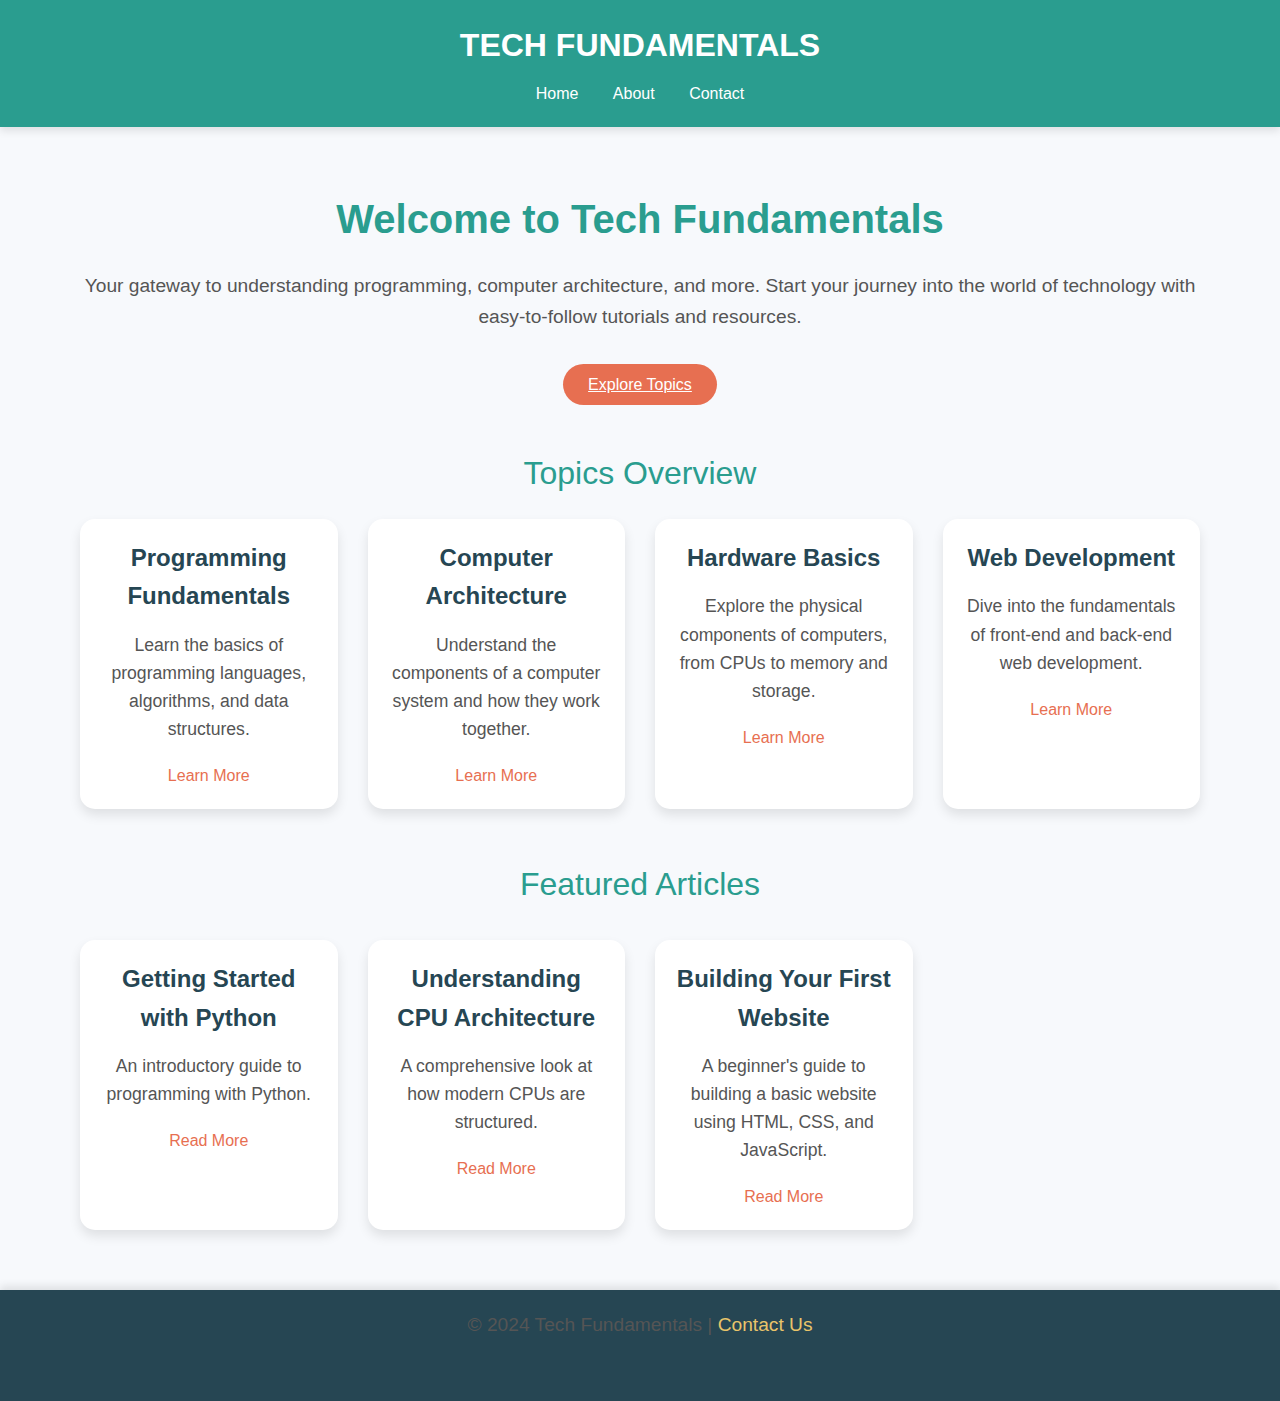
<file: Programming-a/index.html>
<!DOCTYPE html>
<html lang="en">
<head>
    <meta charset="UTF-8">
    <meta name="viewport" content="width=device-width, initial-scale=1.0">
    <meta name="description" content="Learn the fundamentals of programming, computer architecture, hardware, and web development in a simple and engaging way.">
    <title>Tech Fundamentals</title>
    <link rel="stylesheet" href="styles.css">
    <script src="scripts.js" defer></script>
</head>
<body>
    <header>
        <nav>
            <div class="logo">Tech Fundamentals</div>
            <ul class="nav-links">
                <li><a href="#home">Home</a></li>
                <li><a href="about.html">About</a></li>
                <li><a href="contact.html">Contact</a></li>
            </ul>
        </nav>
    </header>

    <!-- Floating Shapes -->
    <div class="floating-shapes">
        <div class="shape shape1"></div>
        <div class="shape shape2"></div>
        <div class="shape shape3"></div>
        <div class="shape shape4"></div>
        <div class="shape shape5"></div>
    </div>
    
    <main id="home">
        <section class="intro">
            <h1>Welcome to Tech Fundamentals</h1>
            <p>Your gateway to understanding programming, computer architecture, and more. Start your journey into the world of technology with easy-to-follow tutorials and resources.</p>
            <a href="#explore" class="cta-button">Explore Topics</a>
        </section>
        
        <section class="topics-overview" id="explore">
            <h2>Topics Overview</h2>
            <div class="topics-grid">
                <div class="topic">
                    <h3>Programming Fundamentals</h3>
                    <p>Learn the basics of programming languages, algorithms, and data structures.</p>
                    <a href="programming.html">Learn More</a>
                </div>
                <div class="topic">
                    <h3>Computer Architecture</h3>
                    <p>Understand the components of a computer system and how they work together.</p>
                    <a href="architecture.html">Learn More</a>
                </div>
                <div class="topic">
                    <h3>Hardware Basics</h3>
                    <p>Explore the physical components of computers, from CPUs to memory and storage.</p>
                    <a href="hardware.html">Learn More</a>
                </div>
                <div class="topic">
                    <h3>Web Development</h3>
                    <p>Dive into the fundamentals of front-end and back-end web development.</p>
                    <a href="webdev.html">Learn More</a>
                </div>
            </div>
        </section>
        
        <section class="featured-articles">
            <h2>Featured Articles</h2>
            <div class="articles-grid">
                <article>
                    <h3>Getting Started with Python</h3>
                    <p>An introductory guide to programming with Python.</p>
                    <a href="python.html">Read More</a>
                </article>
                <article>
                    <h3>Understanding CPU Architecture</h3>
                    <p>A comprehensive look at how modern CPUs are structured.</p>
                    <a href="cpu-architecture.html">Read More</a>
                </article>
                <article>
                    <h3>Building Your First Website</h3>
                    <p>A beginner's guide to building a basic website using HTML, CSS, and JavaScript.</p>
                    <a href="building-website.html">Read More</a>
                </article>
            </div>
        </section>
    </main>

    <footer>
        <p>© 2024 Tech Fundamentals | <a href="contact.html">Contact Us</a></p>
    </footer>
</body>
</html>
</file>
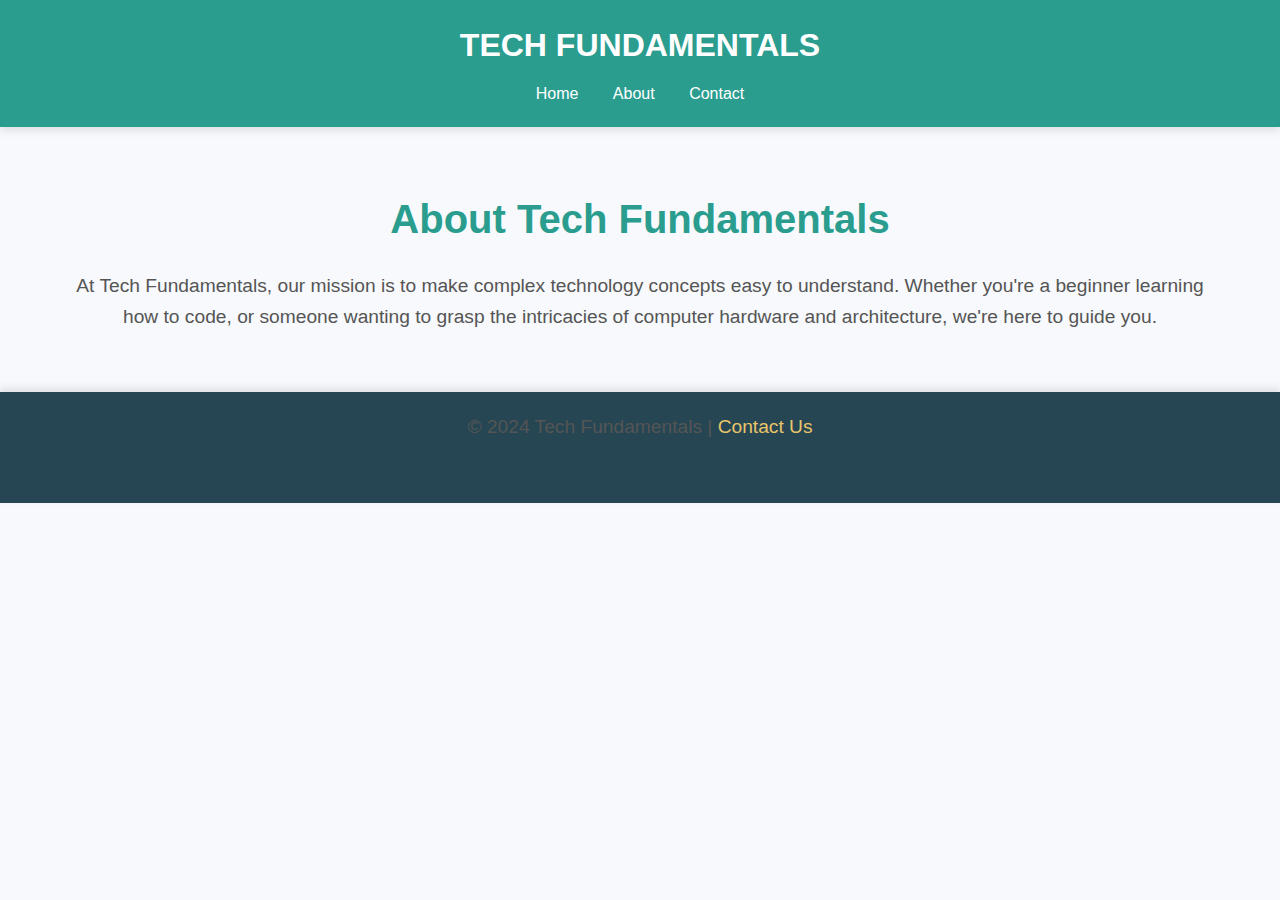
<file: Programming-a/about.html>
<!DOCTYPE html>
<html lang="en">
<head>
    <meta charset="UTF-8">
    <meta name="viewport" content="width=device-width, initial-scale=1.0">
    <title>About Us - Tech Fundamentals</title>
    <link rel="stylesheet" href="styles.css">
</head>
<body>
    <header>
        <nav>
            <div class="logo">Tech Fundamentals</div>
            <ul class="nav-links">
                <li><a href="index.html">Home</a></li>
                <li><a href="about.html">About</a></li>
                <li><a href="contact.html">Contact</a></li>
            </ul>
        </nav>
    </header>
    
    <main>
        <section class="about">
            <h1>About Tech Fundamentals</h1>
            <p>At Tech Fundamentals, our mission is to make complex technology concepts easy to understand. Whether you're a beginner learning how to code, or someone wanting to grasp the intricacies of computer hardware and architecture, we're here to guide you.</p>
        </section>
    </main>
    
    <footer>
        <p>© 2024 Tech Fundamentals | <a href="contact.html">Contact Us</a></p>
    </footer>
</body>
</html>
</file>
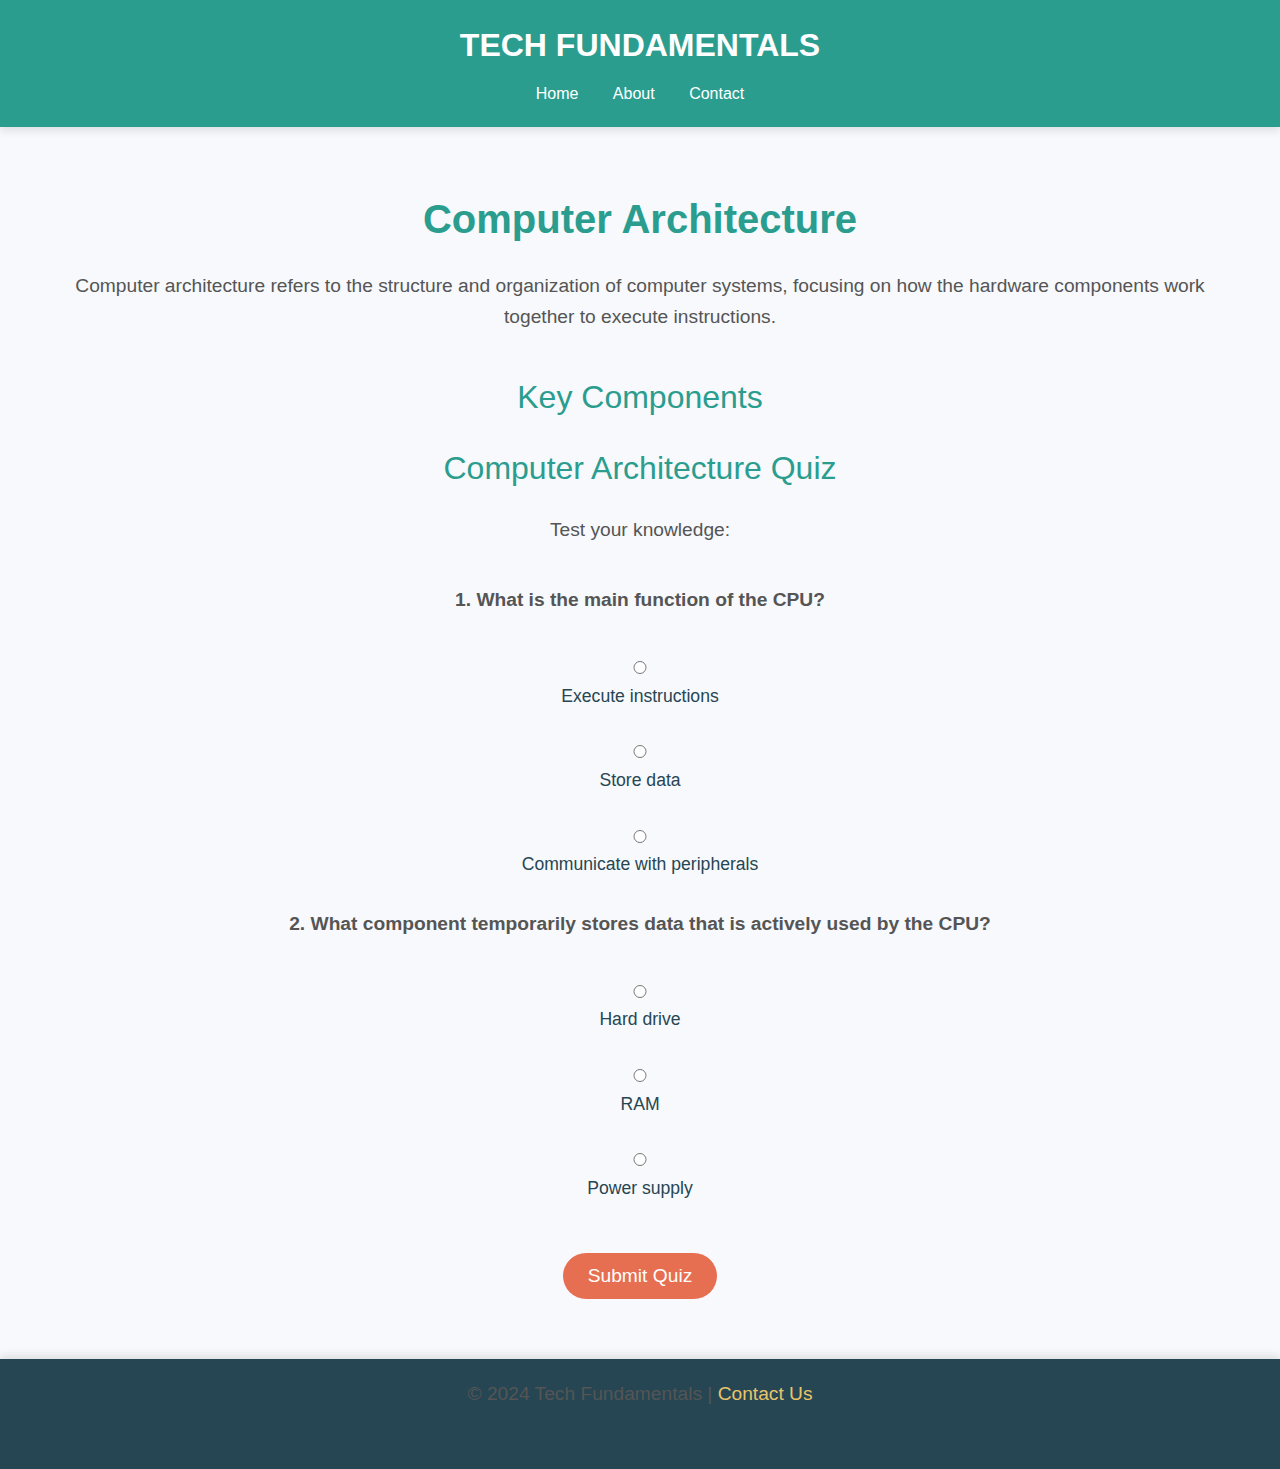
<file: Programming-a/architecture.html>
<!DOCTYPE html>
<html lang="en">
<head>
    <meta charset="UTF-8">
    <meta name="viewport" content="width=device-width, initial-scale=1.0">
    <title>Computer Architecture - Tech Fundamentals</title>
    <link rel="stylesheet" href="styles.css">
</head>
<body>
    <header>
        <nav>
            <div class="logo">Tech Fundamentals</div>
            <ul class="nav-links">
                <li><a href="index.html">Home</a></li>
                <li><a href="about.html">About</a></li>
                <li><a href="contact.html">Contact</a></li>
            </ul>
        </nav>
    </header>
    
    <main>
        <section class="topic-detail">
            <h1>Computer Architecture</h1>
            <p>Computer architecture refers to the structure and organization of computer systems, focusing on how the hardware components work together to execute instructions.</p>

            <h2>Key Components</h2>
            <!-- Existing content -->

            <h2>Computer Architecture Quiz</h2>
            <p>Test your knowledge:</p>

            <!-- Quiz Section -->
            <div class="quiz">
                <p><strong>1. What is the main function of the CPU?</strong></p>
                <input type="radio" id="q1a" name="q1" value="correct">
                <label for="q1a">Execute instructions</label><br>
                <input type="radio" id="q1b" name="q1" value="wrong">
                <label for="q1b">Store data</label><br>
                <input type="radio" id="q1c" name="q1" value="wrong">
                <label for="q1c">Communicate with peripherals</label><br>

                <p><strong>2. What component temporarily stores data that is actively used by the CPU?</strong></p>
                <input type="radio" id="q2a" name="q2" value="wrong">
                <label for="q2a">Hard drive</label><br>
                <input type="radio" id="q2b" name="q2" value="correct">
                <label for="q2b">RAM</label><br>
                <input type="radio" id="q2c" name="q2" value="wrong">
                <label for="q2c">Power supply</label><br>

                <button onclick="submitArchitectureQuiz()">Submit Quiz</button>
                <p id="quiz-result"></p> <!-- Placeholder for quiz result -->
            </div>

        </section>
    </main>

    <footer>
        <p>© 2024 Tech Fundamentals | <a href="contact.html">Contact Us</a></p>
    </footer>

    <!-- Add JavaScript for Quiz -->
    <script>
        function submitArchitectureQuiz() {
            let score = 0;
            let feedback = "";

            // Check question 1
            if (document.querySelector('input[name="q1"]:checked') && document.querySelector('input[name="q1"]:checked').value === 'correct') {
                score++;
                feedback += "Q1: Correct! The CPU executes instructions.\n";
            } else {
                feedback += "Q1: Incorrect. The CPU's primary role is to execute instructions.\n";
            }

            // Check question 2
            if (document.querySelector('input[name="q2"]:checked') && document.querySelector('input[name="q2"]:checked').value === 'correct') {
                score++;
                feedback += "Q2: Correct! RAM is the temporary storage for actively used data.\n";
            } else {
                feedback += "Q2: Incorrect. RAM temporarily stores active data for the CPU.\n";
            }

            // Calculate percentage score
            const percentage = (score / 2) * 100;
            let grade = "";

            if (percentage >= 80) {
                grade = "Pass";
            } else {
                grade = "Fail";
            }

            // Display result
            document.getElementById('quiz-result').textContent = `You scored ${score}/2 (${percentage}%). ${grade}. \n\nFeedback: \n${feedback}`;
        }
    </script>
</body>
</html>
</file>
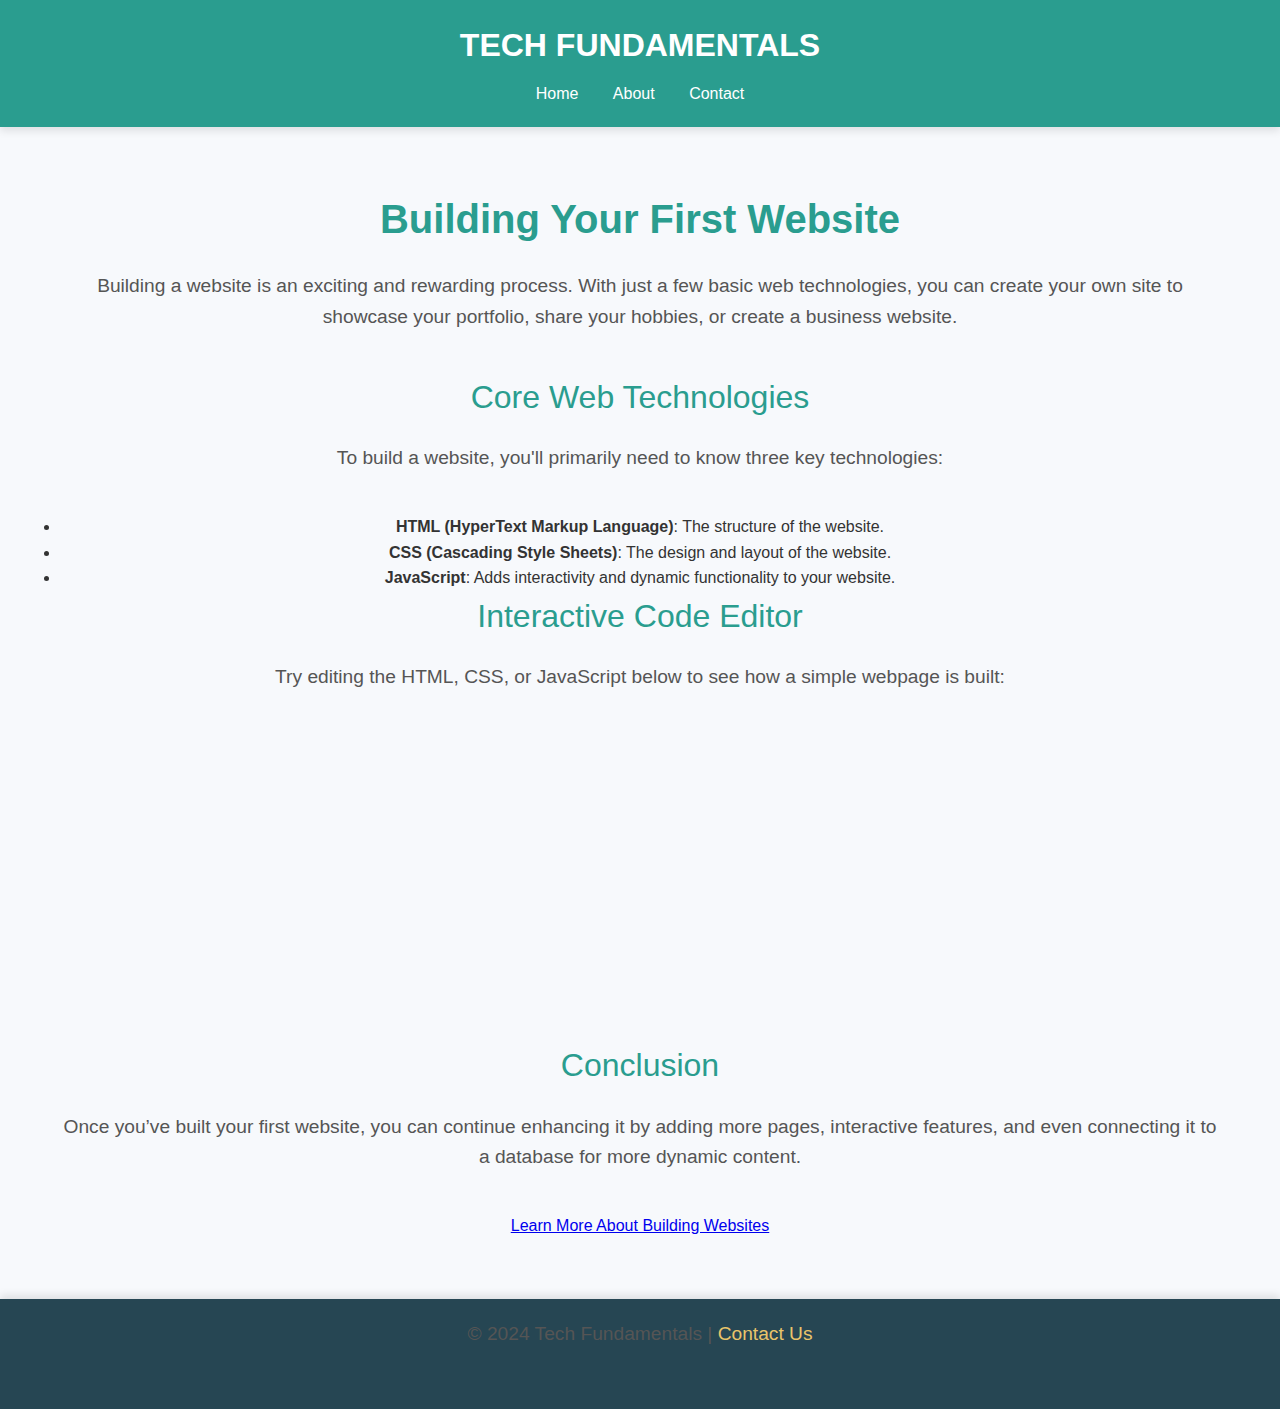
<file: Programming-a/building-website.html>
<!DOCTYPE html>
<html lang="en">
<head>
    <meta charset="UTF-8">
    <meta name="viewport" content="width=device-width, initial-scale=1.0">
    <title>Building Your First Website - Tech Fundamentals</title>
    <link rel="stylesheet" href="styles.css">
</head>
<body>
    <header>
        <nav>
            <div class="logo">Tech Fundamentals</div>
            <ul class="nav-links">
                <li><a href="index.html">Home</a></li>
                <li><a href="about.html">About</a></li>
                <li><a href="contact.html">Contact</a></li>
            </ul>
        </nav>
    </header>
    
    <main>
        <section class="article-detail">
            <h1>Building Your First Website</h1>
            <p>Building a website is an exciting and rewarding process. With just a few basic web technologies, you can create your own site to showcase your portfolio, share your hobbies, or create a business website.</p>

            <h2>Core Web Technologies</h2>
            <p>To build a website, you'll primarily need to know three key technologies:</p>
            <ul>
                <li><strong>HTML (HyperText Markup Language)</strong>: The structure of the website.</li>
                <li><strong>CSS (Cascading Style Sheets)</strong>: The design and layout of the website.</li>
                <li><strong>JavaScript</strong>: Adds interactivity and dynamic functionality to your website.</li>
            </ul>

            <!-- Interactive HTML/CSS/JS Editor -->
            <h2>Interactive Code Editor</h2>
            <p>Try editing the HTML, CSS, or JavaScript below to see how a simple webpage is built:</p>
            <iframe src="https://codepen.io/embed/pen/?height=300&theme-id=light" style="width: 100%; height: 300px; border: none;"></iframe>

            <h2>Conclusion</h2>
            <p>Once you’ve built your first website, you can continue enhancing it by adding more pages, interactive features, and even connecting it to a database for more dynamic content.</p>

            <a href="https://developer.mozilla.org/en-US/docs/Learn/Getting_started_with_the_web" target="_blank">Learn More About Building Websites</a>
        </section>
    </main>

    <footer>
        <p>© 2024 Tech Fundamentals | <a href="contact.html">Contact Us</a></p>
    </footer>
</body>
</html>
</file>
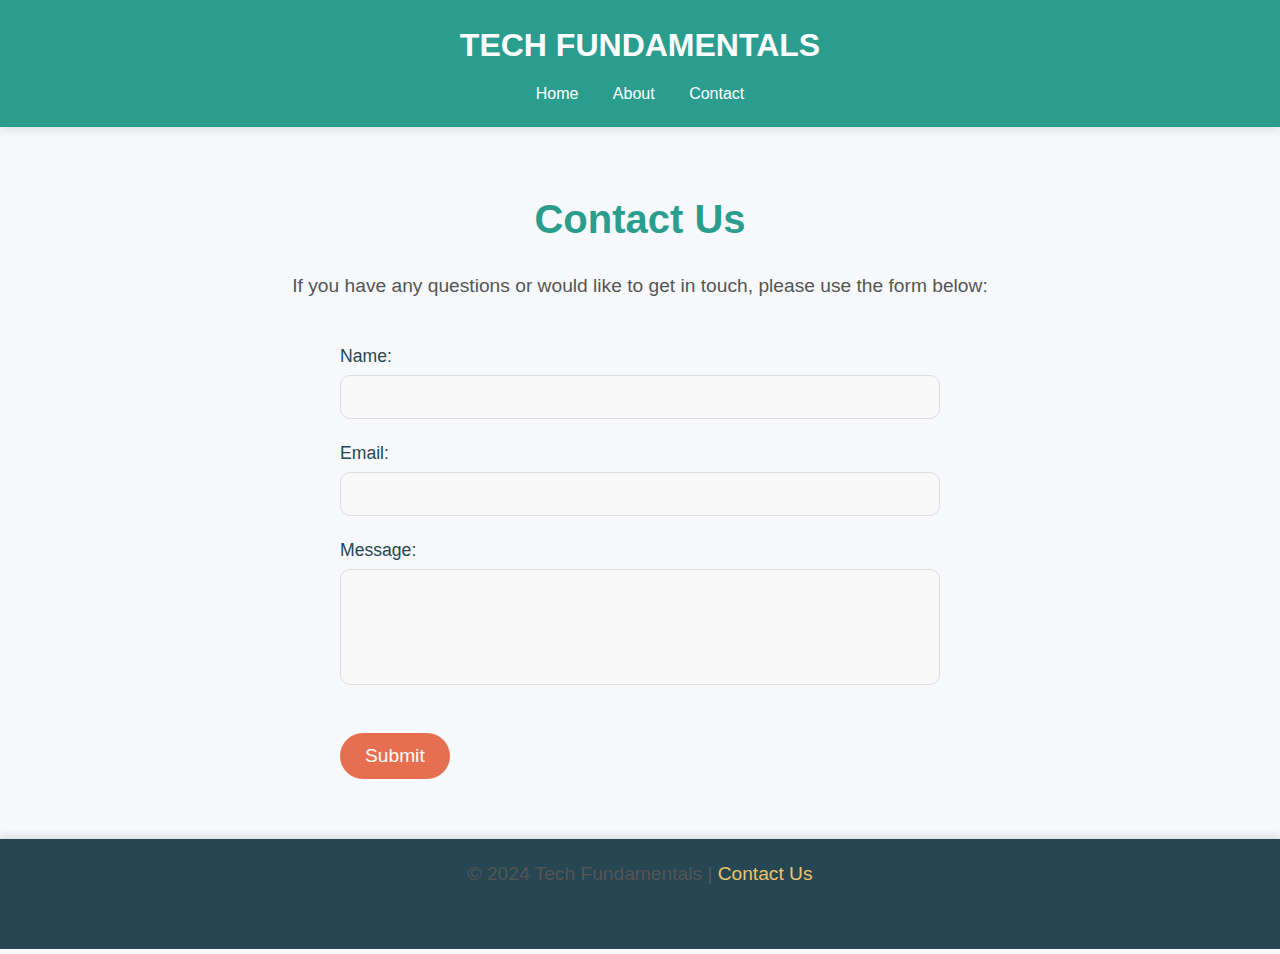
<file: Programming-a/contact.html>
<!DOCTYPE html>
<html lang="en">
<head>
    <meta charset="UTF-8">
    <meta name="viewport" content="width=device-width, initial-scale=1.0">
    <title>Contact Us - Tech Fundamentals</title>
    <link rel="stylesheet" href="styles.css">
</head>
<body>
    <header>
        <nav>
            <div class="logo">Tech Fundamentals</div>
            <ul class="nav-links">
                <li><a href="index.html">Home</a></li>
                <li><a href="about.html">About</a></li>
                <li><a href="contact.html">Contact</a></li>
            </ul>
        </nav>
    </header>
    
    <main>
        <section class="contact">
            <h1>Contact Us</h1>
            <p>If you have any questions or would like to get in touch, please use the form below:</p>
<form id="contactForm" method="post">
    <div class="form-group">
        <label for="name">Name:</label>
        <input type="text" id="name" name="name" required>
    </div>
    <div class="form-group">
        <label for="email">Email:</label>
        <input type="email" id="email" name="email" required>
    </div>
    <div class="form-group">
        <label for="message">Message:</label>
        <textarea id="message" name="message" rows="5" required></textarea>
    </div>
    <button type="submit">Submit</button>
    <p id="form-message"></p> <!-- For showing success or failure message -->
</form>

<script>
    document.getElementById('contactForm').addEventListener('submit', function(e) {
        e.preventDefault();

        const name = document.getElementById('name').value;
        const email = document.getElementById('email').value;
        const message = document.getElementById('message').value;

        fetch('http://localhost:3000/contact', {
            method: 'POST',
            headers: {
                'Content-Type': 'application/json',
            },
            body: JSON.stringify({ name, email, message })
        })
        .then(response => response.json())
        .then(data => {
            document.getElementById('form-message').textContent = data.message;
            if (data.message === 'Message sent successfully!') {
                document.getElementById('contactForm').reset(); // Reset form on success
            }
        })
        .catch(error => {
            document.getElementById('form-message').textContent = 'An error occurred. Please try again.';
        });
    });
</script>

        </section>
    </main>

    <footer>
        <p>© 2024 Tech Fundamentals | <a href="contact.html">Contact Us</a></p>
    </footer>
</body>
</html>
</file>
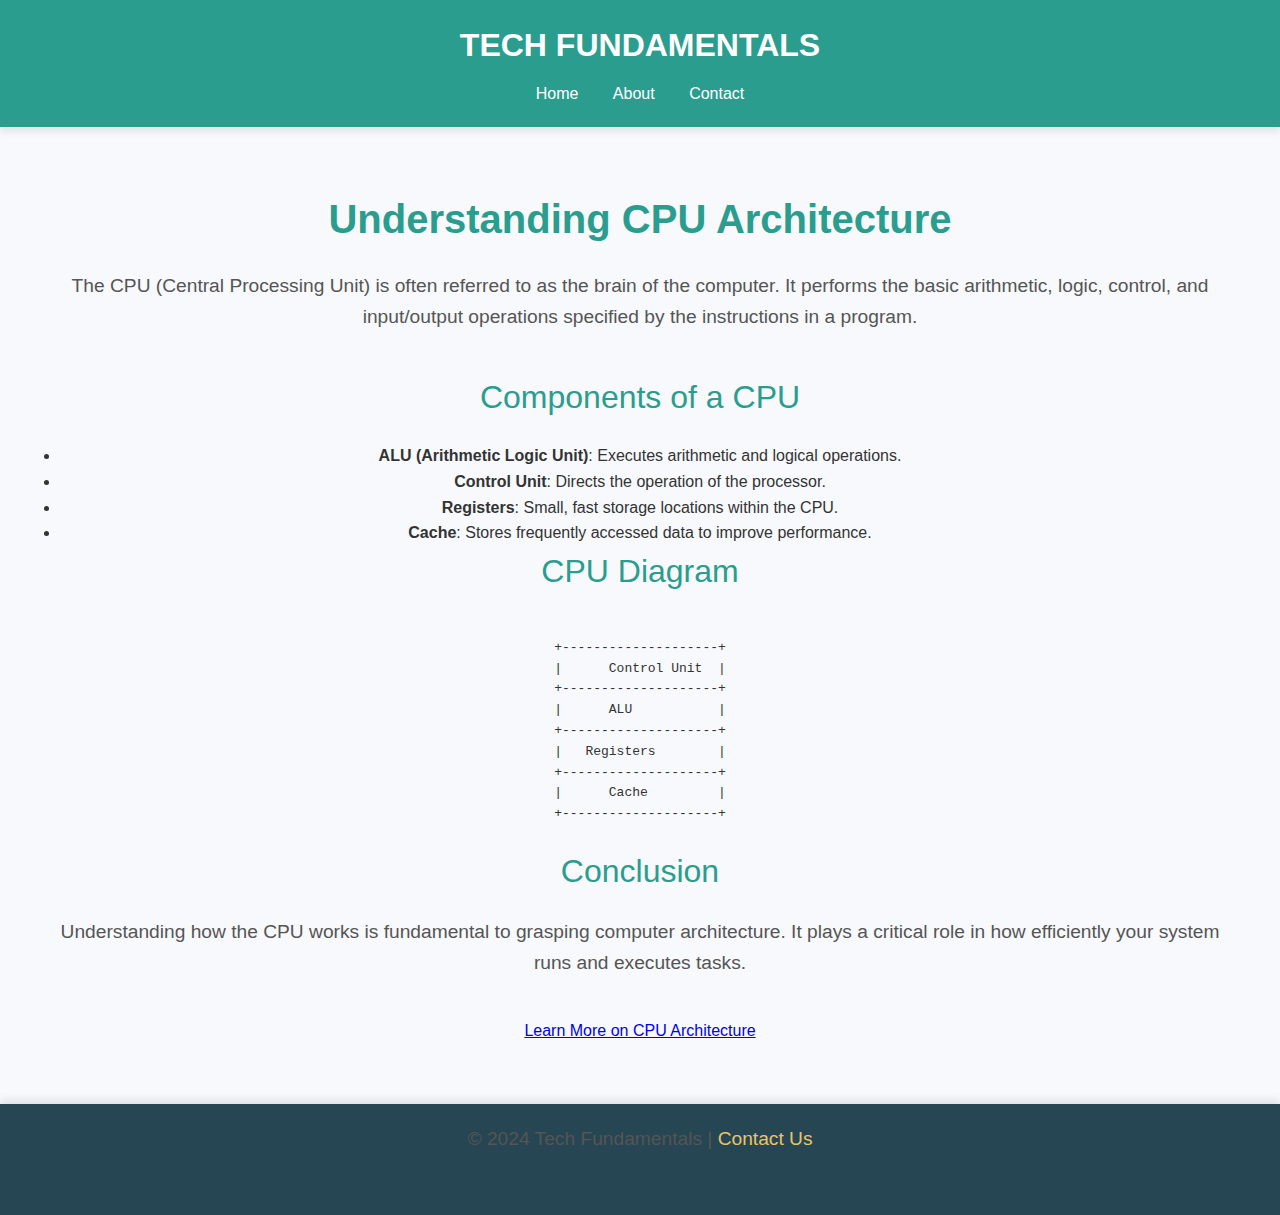
<file: Programming-a/cpu-architecture.html>
<!DOCTYPE html>
<html lang="en">
<head>
    <meta charset="UTF-8">
    <meta name="viewport" content="width=device-width, initial-scale=1.0">
    <title>Understanding CPU Architecture - Tech Fundamentals</title>
    <link rel="stylesheet" href="styles.css">
</head>
<body>
    <header>
        <nav>
            <div class="logo">Tech Fundamentals</div>
            <ul class="nav-links">
                <li><a href="index.html">Home</a></li>
                <li><a href="about.html">About</a></li>
                <li><a href="contact.html">Contact</a></li>
            </ul>
        </nav>
    </header>
    
    <main>
        <section class="article-detail">
            <h1>Understanding CPU Architecture</h1>
            <p>The CPU (Central Processing Unit) is often referred to as the brain of the computer. It performs the basic arithmetic, logic, control, and input/output operations specified by the instructions in a program.</p>
            
            <h2>Components of a CPU</h2>
            <ul>
                <li><strong>ALU (Arithmetic Logic Unit)</strong>: Executes arithmetic and logical operations.</li>
                <li><strong>Control Unit</strong>: Directs the operation of the processor.</li>
                <li><strong>Registers</strong>: Small, fast storage locations within the CPU.</li>
                <li><strong>Cache</strong>: Stores frequently accessed data to improve performance.</li>
            </ul>

            <!-- CPU Diagram Representation -->
            <h2>CPU Diagram</h2>
            <pre><code>
+--------------------+
|      Control Unit  |
+--------------------+
|      ALU           |
+--------------------+
|   Registers        |
+--------------------+
|      Cache         |
+--------------------+
            </code></pre>

            <h2>Conclusion</h2>
            <p>Understanding how the CPU works is fundamental to grasping computer architecture. It plays a critical role in how efficiently your system runs and executes tasks.</p>

            <a href="https://en.wikipedia.org/wiki/Central_processing_unit" target="_blank">Learn More on CPU Architecture</a>
        </section>
    </main>

    <footer>
        <p>© 2024 Tech Fundamentals | <a href="contact.html">Contact Us</a></p>
    </footer>
</body>
</html>
</file>
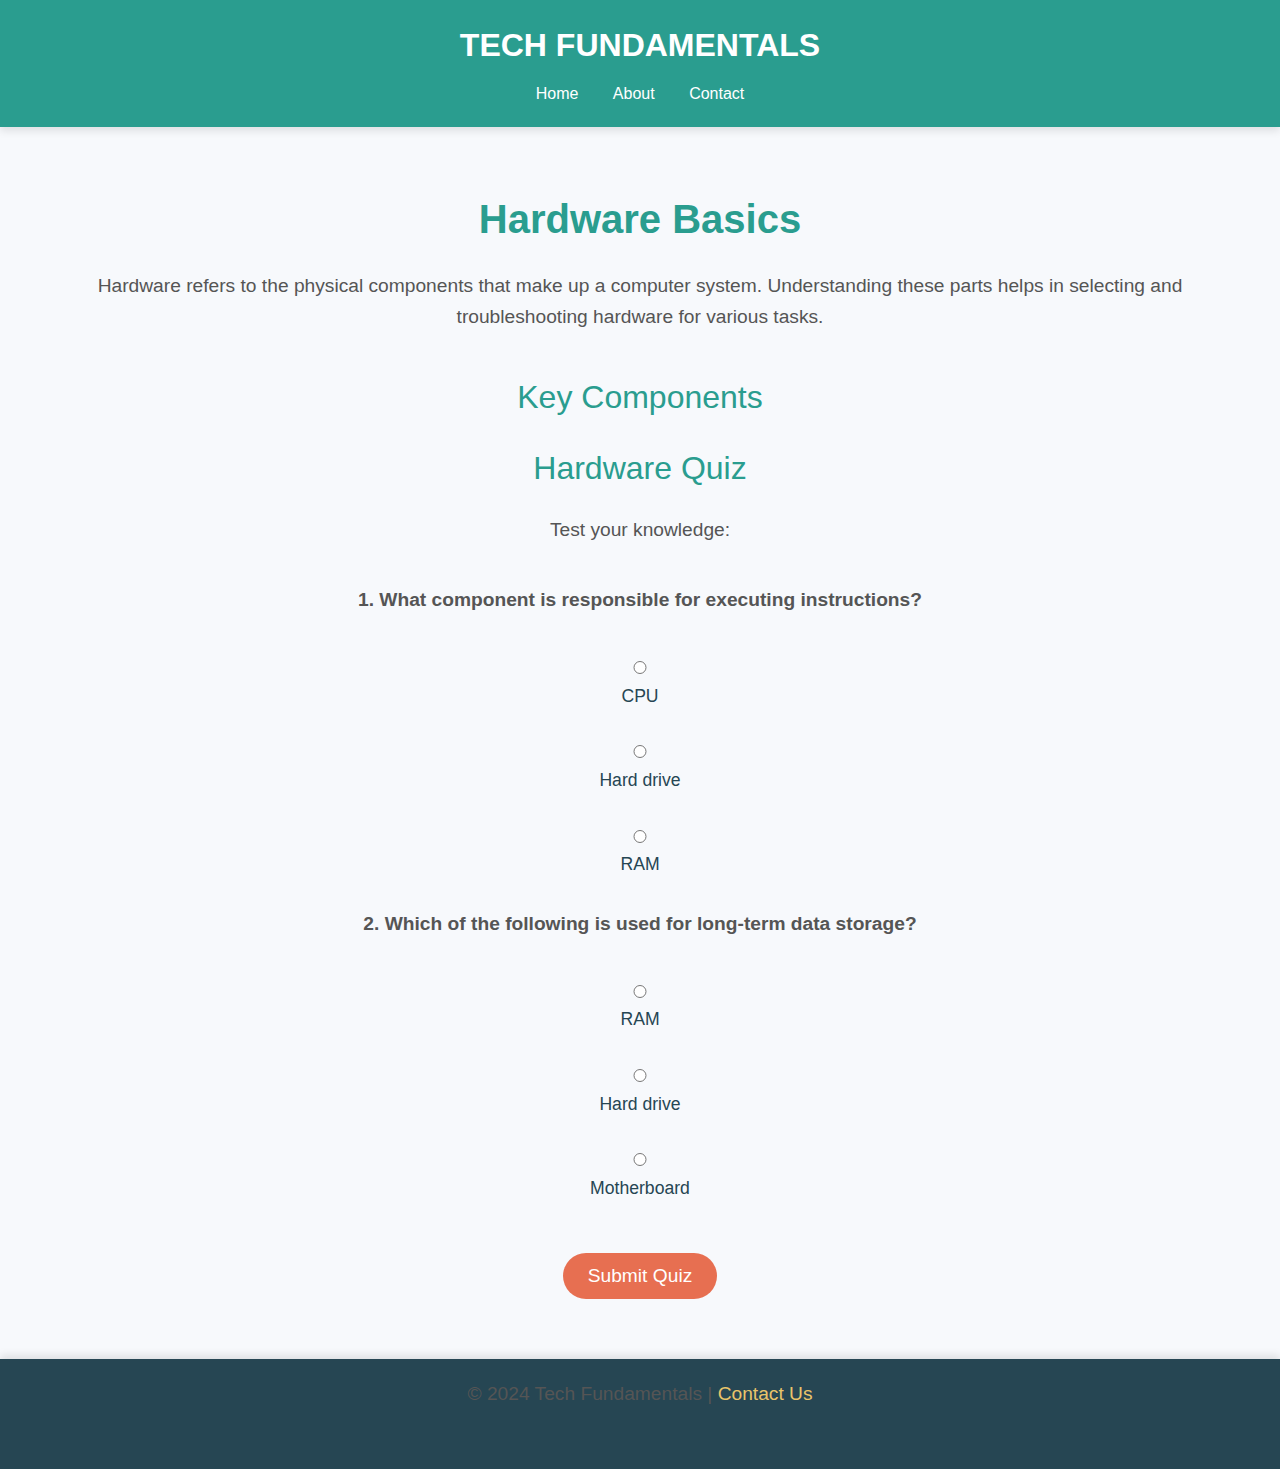
<file: Programming-a/hardware.html>
<!DOCTYPE html>
<html lang="en">
<head>
    <meta charset="UTF-8">
    <meta name="viewport" content="width=device-width, initial-scale=1.0">
    <title>Hardware Basics - Tech Fundamentals</title>
    <link rel="stylesheet" href="styles.css">
</head>
<body>
    <header>
        <nav>
            <div class="logo">Tech Fundamentals</div>
            <ul class="nav-links">
                <li><a href="index.html">Home</a></li>
                <li><a href="about.html">About</a></li>
                <li><a href="contact.html">Contact</a></li>
            </ul>
        </nav>
    </header>
    
    <main>
        <section class="topic-detail">
            <h1>Hardware Basics</h1>
            <p>Hardware refers to the physical components that make up a computer system. Understanding these parts helps in selecting and troubleshooting hardware for various tasks.</p>

            <h2>Key Components</h2>
            <!-- Existing content -->

            <h2>Hardware Quiz</h2>
            <p>Test your knowledge:</p>

            <!-- Quiz Section -->
            <div class="quiz">
                <p><strong>1. What component is responsible for executing instructions?</strong></p>
                <input type="radio" id="q1a" name="q1" value="correct">
                <label for="q1a">CPU</label><br>
                <input type="radio" id="q1b" name="q1" value="wrong">
                <label for="q1b">Hard drive</label><br>
                <input type="radio" id="q1c" name="q1" value="wrong">
                <label for="q1c">RAM</label><br>

                <p><strong>2. Which of the following is used for long-term data storage?</strong></p>
                <input type="radio" id="q2a" name="q2" value="wrong">
                <label for="q2a">RAM</label><br>
                <input type="radio" id="q2b" name="q2" value="correct">
                <label for="q2b">Hard drive</label><br>
                <input type="radio" id="q2c" name="q2" value="wrong">
                <label for="q2c">Motherboard</label><br>

                <button onclick="submitHardwareQuiz()">Submit Quiz</button>
                <p id="quiz-result"></p> <!-- Placeholder for quiz result -->
            </div>

        </section>
    </main>

    <footer>
        <p>© 2024 Tech Fundamentals | <a href="contact.html">Contact Us</a></p>
    </footer>

    <!-- Add JavaScript for Quiz -->
    <script>
        function submitHardwareQuiz() {
            let score = 0;
            let feedback = "";

            // Check question 1
            if (document.querySelector('input[name="q1"]:checked') && document.querySelector('input[name="q1"]:checked').value === 'correct') {
                score++;
                feedback += "Q1: Correct! The CPU is responsible for executing instructions.\n";
            } else {
                feedback += "Q1: Incorrect. The CPU executes instructions.\n";
            }

            // Check question 2
            if (document.querySelector('input[name="q2"]:checked') && document.querySelector('input[name="q2"]:checked').value === 'correct') {
                score++;
                feedback += "Q2: Correct! Hard drives store data long-term.\n";
            } else {
                feedback += "Q2: Incorrect. Hard drives are used for long-term data storage.\n";
            }

            // Calculate percentage score
            const percentage = (score / 2) * 100;
            let grade = "";

            if (percentage >= 80) {
                grade = "Pass";
            } else {
                grade = "Fail";
            }

            // Display result
            document.getElementById('quiz-result').textContent = `You scored ${score}/2 (${percentage}%). ${grade}. \n\nFeedback: \n${feedback}`;
        }
    </script>
</body>
</html>
</file>
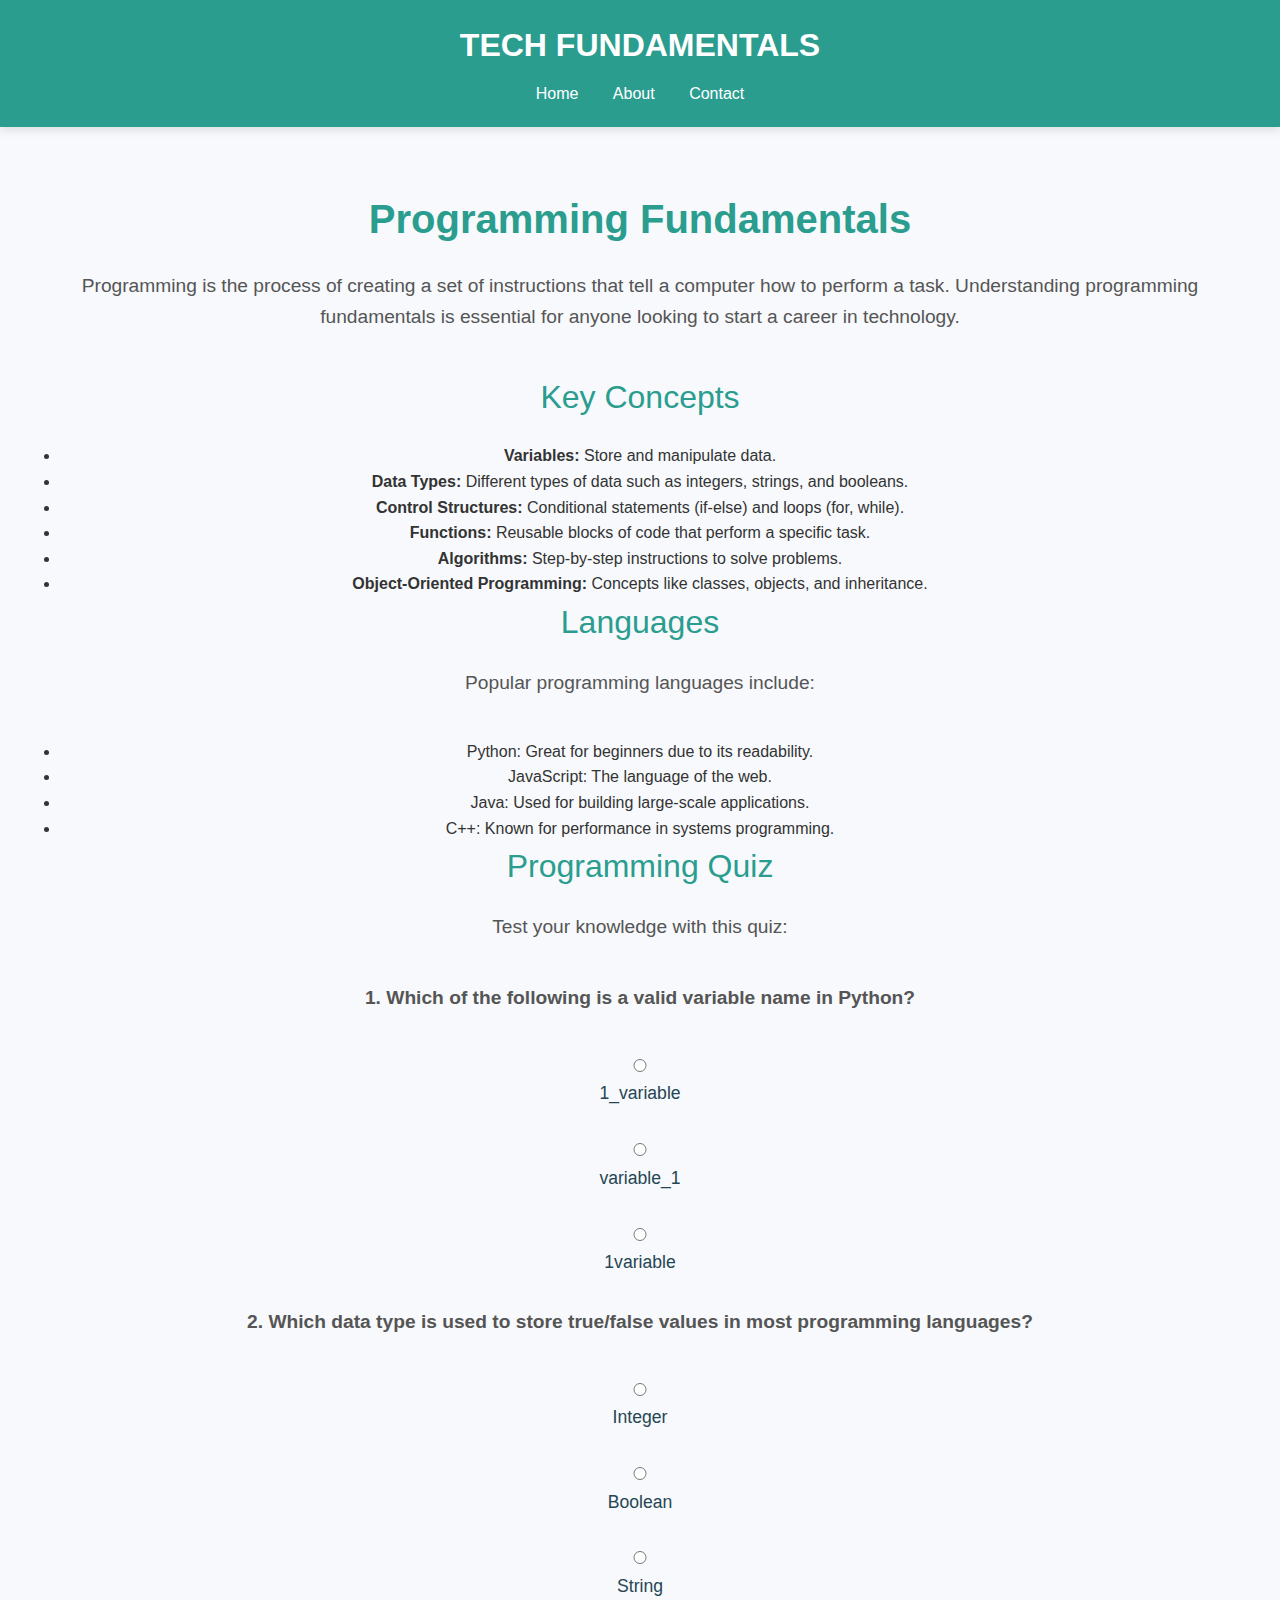
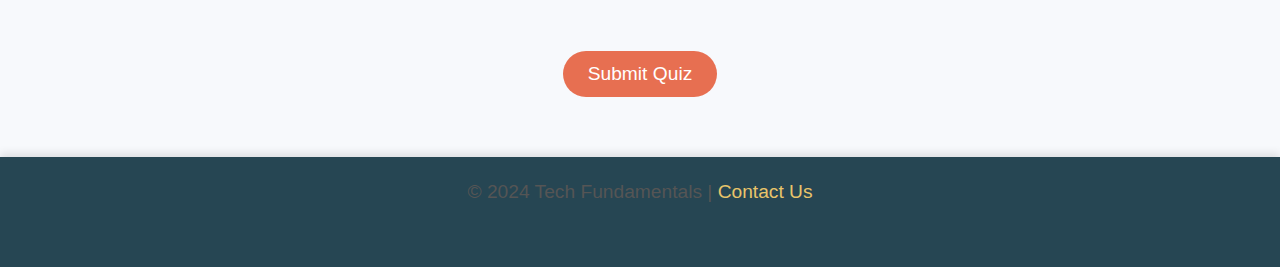
<file: Programming-a/programming.html>
<!DOCTYPE html>
<html lang="en">
<head>
    <meta charset="UTF-8">
    <meta name="viewport" content="width=device-width, initial-scale=1.0">
    <title>Programming Fundamentals - Tech Fundamentals</title>
    <link rel="stylesheet" href="styles.css">
</head>
<body>
    <header>
        <nav>
            <div class="logo">Tech Fundamentals</div>
            <ul class="nav-links">
                <li><a href="index.html">Home</a></li>
                <li><a href="about.html">About</a></li>
                <li><a href="contact.html">Contact</a></li>
            </ul>
        </nav>
    </header>
    
    <main>
        <section class="topic-detail">
            <h1>Programming Fundamentals</h1>
            <p>Programming is the process of creating a set of instructions that tell a computer how to perform a task. Understanding programming fundamentals is essential for anyone looking to start a career in technology.</p>

            <h2>Key Concepts</h2>
            <ul>
                <li><strong>Variables:</strong> Store and manipulate data.</li>
                <li><strong>Data Types:</strong> Different types of data such as integers, strings, and booleans.</li>
                <li><strong>Control Structures:</strong> Conditional statements (if-else) and loops (for, while).</li>
                <li><strong>Functions:</strong> Reusable blocks of code that perform a specific task.</li>
                <li><strong>Algorithms:</strong> Step-by-step instructions to solve problems.</li>
                <li><strong>Object-Oriented Programming:</strong> Concepts like classes, objects, and inheritance.</li>
            </ul>

            <h2>Languages</h2>
            <p>Popular programming languages include:</p>
            <ul>
                <li>Python: Great for beginners due to its readability.</li>
                <li>JavaScript: The language of the web.</li>
                <li>Java: Used for building large-scale applications.</li>
                <li>C++: Known for performance in systems programming.</li>
            </ul>

            <h2>Programming Quiz</h2>
            <p>Test your knowledge with this quiz:</p>

            <!-- Quiz Section -->
            <div class="quiz">
                <p><strong>1. Which of the following is a valid variable name in Python?</strong></p>
                <input type="radio" id="q1a" name="q1" value="wrong">
                <label for="q1a">1_variable</label><br>
                <input type="radio" id="q1b" name="q1" value="correct">
                <label for="q1b">variable_1</label><br>
                <input type="radio" id="q1c" name="q1" value="wrong">
                <label for="q1c">1variable</label><br>

                <p><strong>2. Which data type is used to store true/false values in most programming languages?</strong></p>
                <input type="radio" id="q2a" name="q2" value="wrong">
                <label for="q2a">Integer</label><br>
                <input type="radio" id="q2b" name="q2" value="correct">
                <label for="q2b">Boolean</label><br>
                <input type="radio" id="q2c" name="q2" value="wrong">
                <label for="q2c">String</label><br>

                <button onclick="submitQuiz()">Submit Quiz</button>
                <p id="quiz-result"></p> <!-- Placeholder for quiz result -->
            </div>

        </section>
    </main>

    <footer>
        <p>© 2024 Tech Fundamentals | <a href="contact.html">Contact Us</a></p>
    </footer>

    <!-- Add JavaScript for Quiz -->
    <script>
        function submitQuiz() {
            let score = 0;

            // Check question 1
            if (document.querySelector('input[name="q1"]:checked') && document.querySelector('input[name="q1"]:checked').value === 'correct') {
                score++;
            }

            // Check question 2
            if (document.querySelector('input[name="q2"]:checked') && document.querySelector('input[name="q2"]:checked').value === 'correct') {
                score++;
            }

            // Display the result
            document.getElementById('quiz-result').textContent = `You scored ${score}/2.`;
        }
    </script>
</body>
</html>
</file>
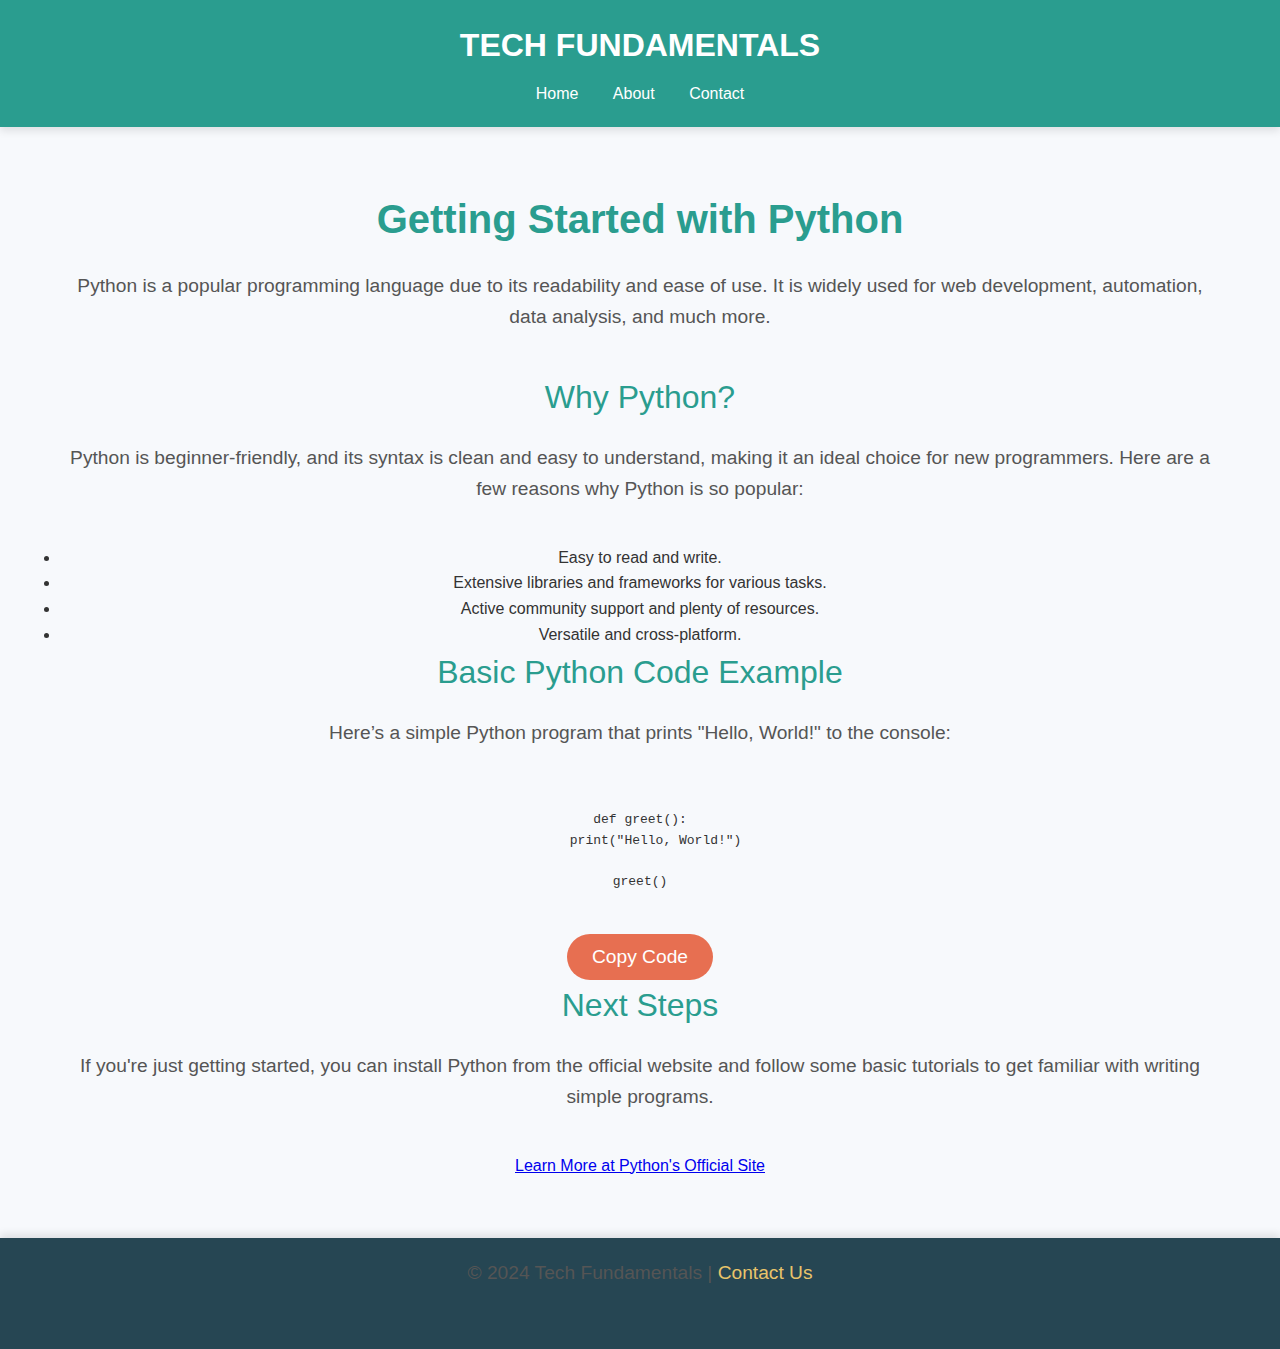
<file: Programming-a/python.html>
<!DOCTYPE html>
<html lang="en">
<head>
    <meta charset="UTF-8">
    <meta name="viewport" content="width=device-width, initial-scale=1.0">
    <title>Getting Started with Python - Tech Fundamentals</title>
    <link rel="stylesheet" href="styles.css">
</head>
<body>
    <header>
        <nav>
            <div class="logo">Tech Fundamentals</div>
            <ul class="nav-links">
                <li><a href="index.html">Home</a></li>
                <li><a href="about.html">About</a></li>
                <li><a href="contact.html">Contact</a></li>
            </ul>
        </nav>
    </header>
    
    <main>
        <section class="article-detail">
            <h1>Getting Started with Python</h1>
            <p>Python is a popular programming language due to its readability and ease of use. It is widely used for web development, automation, data analysis, and much more.</p>
            
            <h2>Why Python?</h2>
            <p>Python is beginner-friendly, and its syntax is clean and easy to understand, making it an ideal choice for new programmers. Here are a few reasons why Python is so popular:</p>
            <ul>
                <li>Easy to read and write.</li>
                <li>Extensive libraries and frameworks for various tasks.</li>
                <li>Active community support and plenty of resources.</li>
                <li>Versatile and cross-platform.</li>
            </ul>

            <h2>Basic Python Code Example</h2>
            <p>Here’s a simple Python program that prints "Hello, World!" to the console:</p>
            
            <!-- Code Snippet -->
            <pre><code class="python">
def greet():
    print("Hello, World!")

greet()
            </code></pre>
            <button onclick="copyCode()">Copy Code</button>

            <h2>Next Steps</h2>
            <p>If you're just getting started, you can install Python from the official website and follow some basic tutorials to get familiar with writing simple programs.</p>

            <a href="https://www.python.org" target="_blank">Learn More at Python's Official Site</a>
        </section>
    </main>

    <footer>
        <p>© 2024 Tech Fundamentals | <a href="contact.html">Contact Us</a></p>
    </footer>

    <!-- JavaScript for Copying Code -->
    <script>
        function copyCode() {
            const code = document.querySelector('pre code').innerText;
            navigator.clipboard.writeText(code).then(() => {
                alert('Code copied to clipboard!');
            });
        }
    </script>
</body>
</html>
</file>
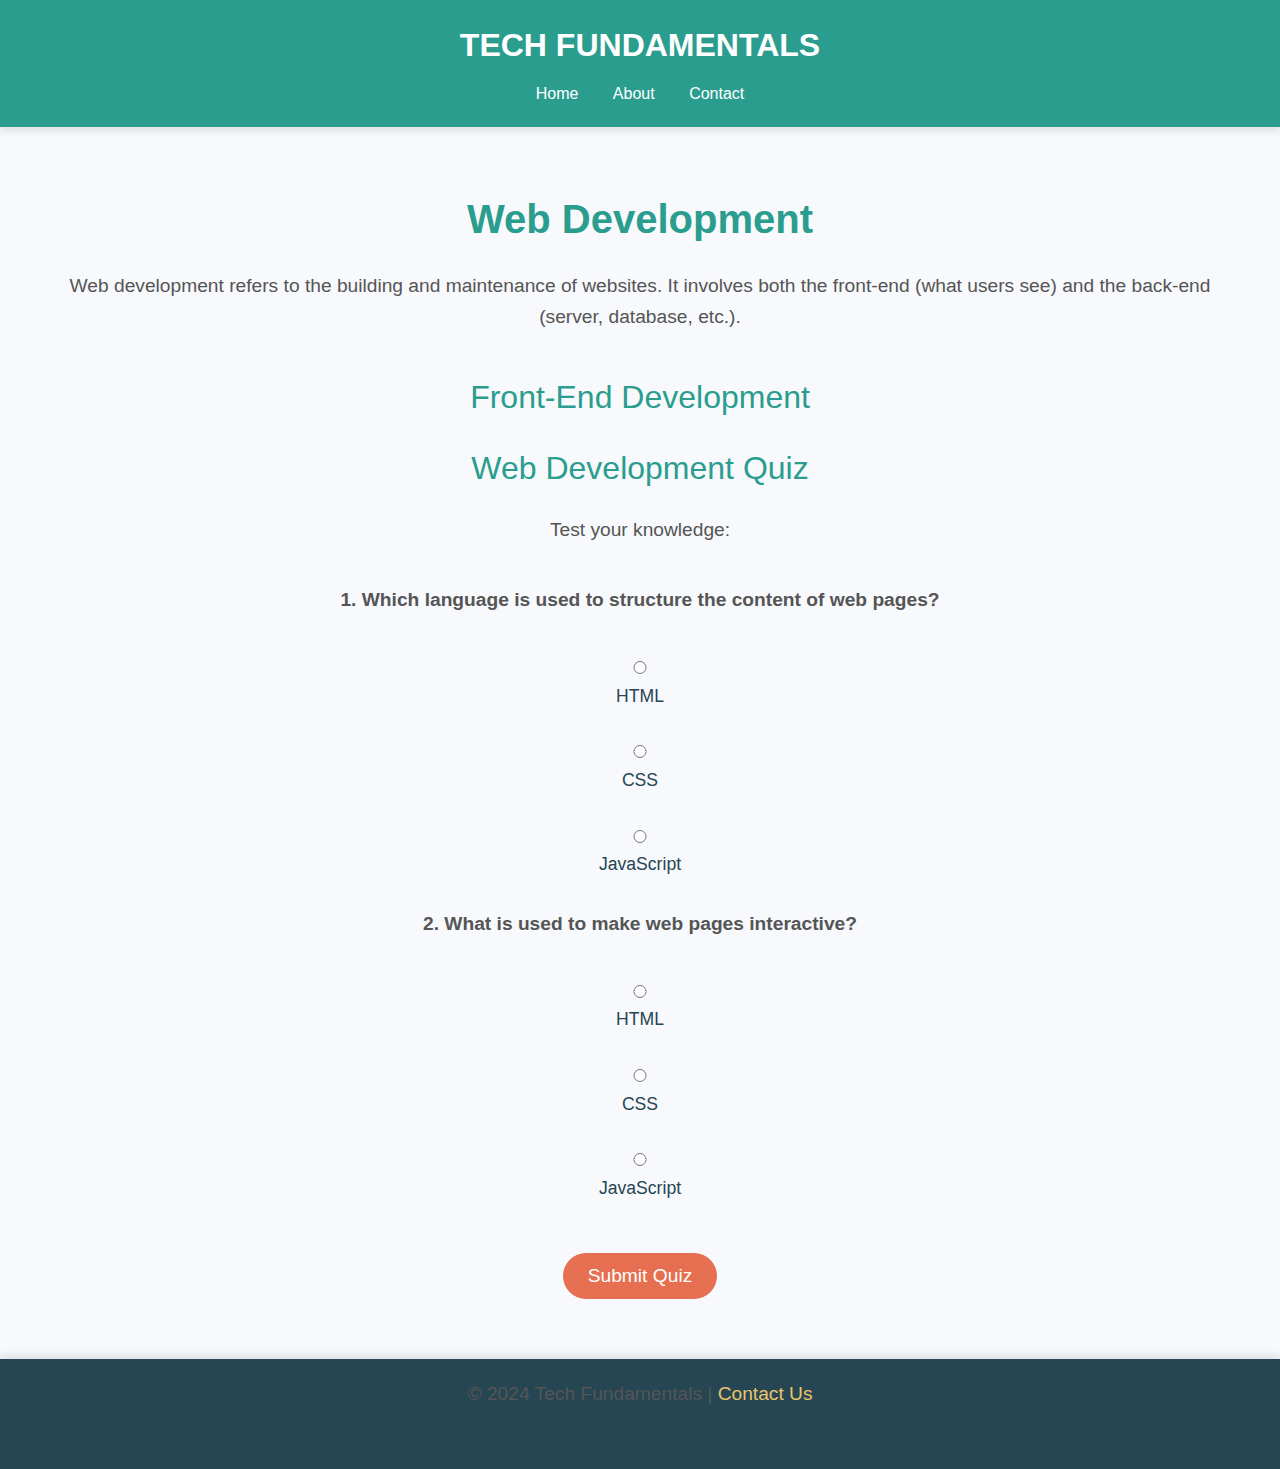
<file: Programming-a/webdev.html>
<!DOCTYPE html>
<html lang="en">
<head>
    <meta charset="UTF-8">
    <meta name="viewport" content="width=device-width, initial-scale=1.0">
    <title>Web Development - Tech Fundamentals</title>
    <link rel="stylesheet" href="styles.css">
</head>
<body>
    <header>
        <nav>
            <div class="logo">Tech Fundamentals</div>
            <ul class="nav-links">
                <li><a href="index.html">Home</a></li>
                <li><a href="about.html">About</a></li>
                <li><a href="contact.html">Contact</a></li>
            </ul>
        </nav>
    </header>
    
    <main>
        <section class="topic-detail">
            <h1>Web Development</h1>
            <p>Web development refers to the building and maintenance of websites. It involves both the front-end (what users see) and the back-end (server, database, etc.).</p>

            <h2>Front-End Development</h2>
            <!-- Existing content -->

            <h2>Web Development Quiz</h2>
            <p>Test your knowledge:</p>

            <!-- Quiz Section -->
            <div class="quiz">
                <p><strong>1. Which language is used to structure the content of web pages?</strong></p>
                <input type="radio" id="q1a" name="q1" value="correct">
                <label for="q1a">HTML</label><br>
                <input type="radio" id="q1b" name="q1" value="wrong">
                <label for="q1b">CSS</label><br>
                <input type="radio" id="q1c" name="q1" value="wrong">
                <label for="q1c">JavaScript</label><br>

                <p><strong>2. What is used to make web pages interactive?</strong></p>
                <input type="radio" id="q2a" name="q2" value="wrong">
                <label for="q2a">HTML</label><br>
                <input type="radio" id="q2b" name="q2" value="wrong">
                <label for="q2b">CSS</label><br>
                <input type="radio" id="q2c" name="q2" value="correct">
                <label for="q2c">JavaScript</label><br>

                <button onclick="submitWebDevQuiz()">Submit Quiz</button>
                <p id="quiz-result"></p> <!-- Placeholder for quiz result -->
            </div>

        </section>
    </main>

    <footer>
        <p>© 2024 Tech Fundamentals | <a href="contact.html">Contact Us</a></p>
    </footer>

    <!-- Add JavaScript for Quiz -->
    <script>
        function submitWebDevQuiz() {
            let score = 0;
            let feedback = "";

            // Check question 1
            if (document.querySelector('input[name="q1"]:checked') && document.querySelector('input[name="q1"]:checked').value === 'correct') {
                score++;
                feedback += "Q1: Correct! HTML structures the content of web pages.\n";
            } else {
                feedback += "Q1: Incorrect. HTML is used to structure web pages.\n";
            }

            // Check question 2
            if (document.querySelector('input[name="q2"]:checked') && document.querySelector('input[name="q2"]:checked').value === 'correct') {
                score++;
                feedback += "Q2: Correct! JavaScript makes web pages interactive.\n";
            } else {
                feedback += "Q2: Incorrect. JavaScript adds interactivity to web pages.\n";
            }

            // Calculate percentage score
            const percentage = (score / 2) * 100;
            let grade = "";

            if (percentage >= 80) {
                grade = "Pass";
            } else {
                grade = "Fail";
            }

            // Display result
            document.getElementById('quiz-result').textContent = `You scored ${score}/2 (${percentage}%). ${grade}. \n\nFeedback: \n${feedback}`;
        }
    </script>
</body>
</html>
</file>
<file: Programming-a/styles.css>
/* Global Styles */
* {
    margin: 0;
    padding: 0;
    box-sizing: border-box;
}

body {
    font-family: 'Poppins', sans-serif;
    line-height: 1.6;
    color: #333;
    background-color: #f7f9fc;
    margin: 0;
    padding: 0;
}

/* Header */
header {
    background-color: #2a9d8f;
    padding: 20px;
    text-align: center;
    box-shadow: 0 4px 8px rgba(0, 0, 0, 0.1);
}

header .logo {
    font-size: 2rem;
    font-weight: 600;
    color: #fff;
    text-transform: uppercase;
}

.nav-links {
    margin-top: 10px;
    list-style: none;
    padding: 0;
}

.nav-links li {
    display: inline-block;
    margin: 0 15px;
}

.nav-links a {
    color: #fff;
    text-decoration: none;
    font-weight: 500;
    transition: color 0.3s;
}

.nav-links a:hover {
    color: #264653;
}
/* Featured Articles */
.featured-articles {
    margin-top: 50px; /* Align the spacing with the Topics Overview */
    text-align: center; /* Center-align the heading */
}

.featured-articles h2 {
    color: #2a9d8f;
    font-size: 2rem;
    margin-bottom: 30px;
}

.articles-grid {
    display: grid;
    grid-template-columns: repeat(auto-fill, minmax(250px, 1fr));
    gap: 30px; /* Same gap as the topics grid */
    padding: 0 20px; /* Consistent padding */
}

article {
    background-color: #fff;
    border-radius: 15px;
    padding: 20px;
    box-shadow: 0 6px 12px rgba(0, 0, 0, 0.1);
    transition: transform 0.3s, box-shadow 0.3s;
}

article:hover {
    transform: translateY(-5px);
    box-shadow: 0 10px 20px rgba(0, 0, 0, 0.15);
}

article h3 {
    font-size: 1.5rem;
    color: #264653;
    margin-bottom: 15px;
}

article p {
    font-size: 1.1rem;
    color: #555;
    margin-bottom: 20px;
}

article a {
    color: #e76f51;
    font-weight: 500;
    text-decoration: none;
}

article a:hover {
    color: #d35441;
}

/* Main Content */
main {
    max-width: 1200px;
    margin: 60px auto; /* Increased top margin */
    padding: 0 20px;
    text-align: center; /* Center text alignment */
}

h1, h2 {
    color: #2a9d8f;
    margin-bottom: 20px;
}

h1 {
    font-size: 2.5rem;
    font-weight: 600;
}

h2 {
    font-size: 2rem;
    font-weight: 500;
}

p {
    font-size: 1.2rem;
    color: #555;
    margin-bottom: 40px; /* Increased margin for better spacing */
}

/* Button */
.cta-button {
    background-color: #e76f51;
    color: #fff;
    padding: 12px 25px;
    border: none;
    border-radius: 30px;
    font-size: 1rem;
    cursor: pointer;
    margin-bottom: 40px; /* Added margin for separation from next section */
    transition: background-color 0.3s ease;
}

.cta-button:hover {
    background-color: #d35441;
}

/* Topics Overview */
.topics-overview {
    margin-top: 50px; /* Added top margin */
}

.topics-grid {
    display: grid;
    grid-template-columns: repeat(auto-fill, minmax(250px, 1fr));
    gap: 30px;
    padding: 0 20px;
}

.topic {
    background-color: #fff;
    border-radius: 15px;
    padding: 20px;
    box-shadow: 0 6px 12px rgba(0, 0, 0, 0.1);
    transition: transform 0.3s, box-shadow 0.3s;
    min-height: 250px; /* Set a consistent height */
}

.topic:hover {
    transform: translateY(-5px);
    box-shadow: 0 10px 20px rgba(0, 0, 0, 0.15);
}

.topic h3 {
    font-size: 1.5rem;
    color: #264653;
    margin-bottom: 15px;
}

.topic p {
    font-size: 1.1rem;
    color: #555;
    margin-bottom: 20px;
}

.topic a {
    color: #e76f51;
    font-weight: 500;
    text-decoration: none;
}

.topic a:hover {
    color: #d35441;
}

/* Footer */
footer {
    background-color: #264653;
    color: #fff;
    padding: 20px;
    text-align: center;
    margin-top: 50px;
    box-shadow: 0 -4px 8px rgba(0, 0, 0, 0.1);
}

footer a {
    color: #e9c46a;
    text-decoration: none;
}

footer a:hover {
    color: #f4a261;
}

/* Responsive Design */
@media (max-width: 768px) {
    .nav-links li {
        display: block;
        margin: 10px 0;
    }

    h1 {
        font-size: 2rem;
    }

    h2 {
        font-size: 1.75rem;
    }

    p {
        font-size: 1rem;
    }

    .topics-grid {
        grid-template-columns: 1fr;
    }
}

/* Contact Section */
.contact-section {
    max-width: 800px;
    margin: 50px auto;
    background-color: #fff;
    padding: 40px;
    border-radius: 15px;
    box-shadow: 0 6px 12px rgba(0, 0, 0, 0.1);
    text-align: center;
}

.contact-section h1 {
    font-size: 2.5rem;
    color: #2a9d8f;
    margin-bottom: 20px;
}

.contact-section p {
    font-size: 1.2rem;
    margin-bottom: 40px;
    color: #555;
}

/* Contact Form */
form {
    margin: 0 auto;
    max-width: 600px;
    text-align: left;
}

.form-group {
    margin-bottom: 20px;
}

label {
    display: block;
    font-size: 1.1rem;
    color: #264653;
    margin-bottom: 5px;
}

input, textarea {
    width: 100%;
    padding: 12px 15px;
    border: 1px solid #ddd;
    border-radius: 10px;
    background-color: #f9f9f9;
    font-size: 1rem;
    color: #333;
    transition: border-color 0.3s ease;
}

input:focus, textarea:focus {
    border-color: #2a9d8f;
    outline: none;
}

textarea {
    resize: none;
}

button {
    background-color: #e76f51;
    color: #fff;
    padding: 12px 25px;
    border: none;
    border-radius: 30px;
    font-size: 1.2rem;
    cursor: pointer;
    margin-top: 20px;
    transition: background-color 0.3s ease;
}

button:hover {
    background-color: #d35441;
}

#form-message {
    margin-top: 20px;
    font-size: 1rem;
    color: #264653;
}

/* Responsive Contact Page */
@media (max-width: 768px) {
    .contact-section {
        padding: 30px;
    }

    form {
        width: 100%;
    }

    button {
        width: 100%;
        padding: 12px;
    }
}
</file>
